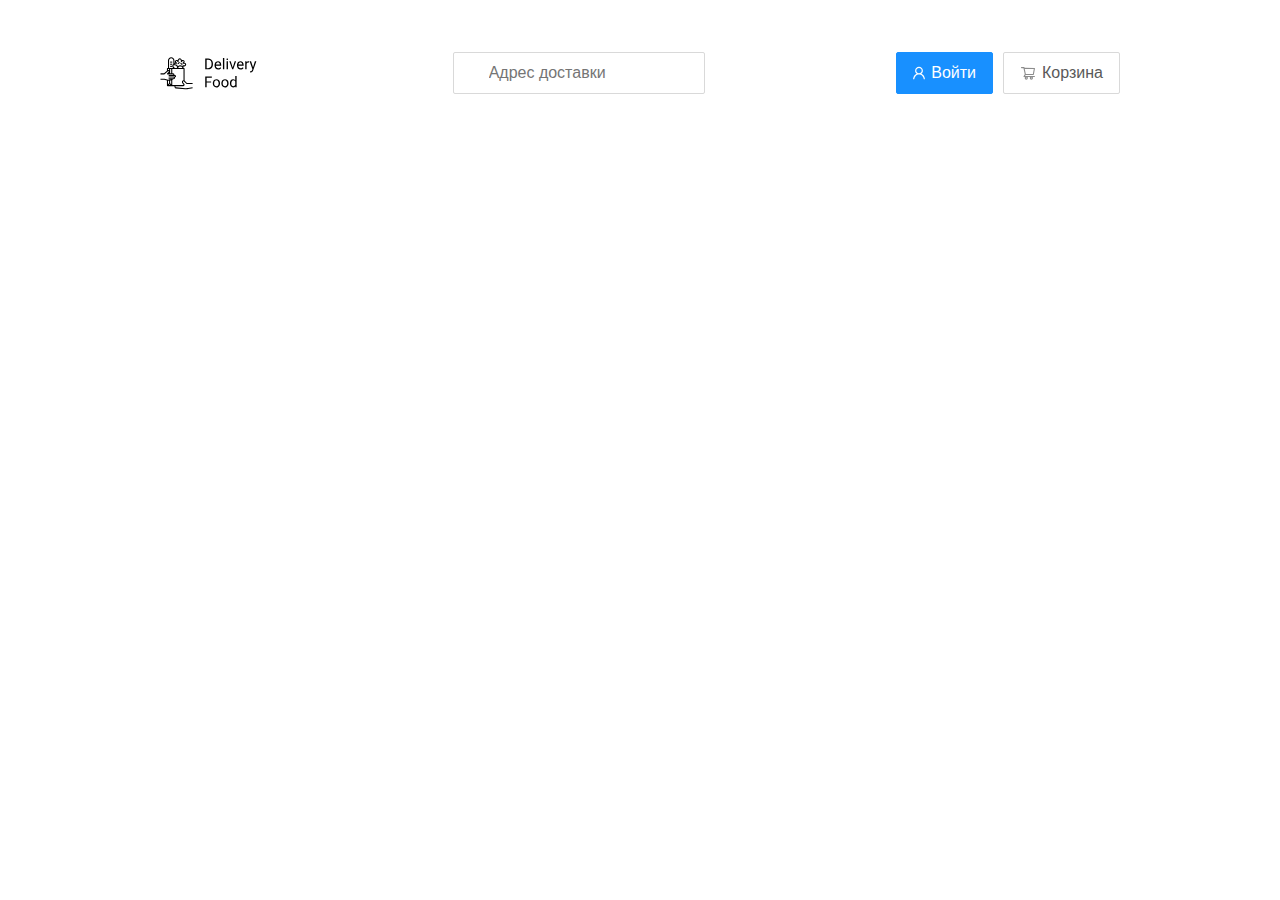
<file: index.html>
<!DOCTYPE html>
<html lang="ru">
	<head>
		<meta charset="UTF-8">
		<meta name="viewport" content="width=device-width, initial-scale=1.0">
		<title>Delivery Food - доставка еды на дом</title>
		<link rel="stylesheet" href="css/style.css">
	</head>
	<body>
		<div class="container">
			<header class="header">
				<img src="img/logo.svg" alt="Logo" class="logo">
				<input type="text" class="input search-input" placeholder="Адрес доставки">
				<div class="buttons">
					<button class="button button-primary">
						<img src="img/user.svg" alt="user" class="button-icon">
						<span class="button-text">Войти</span>
					</button>
					<button class="button">
						<img src="img/shopping-cart.svg" alt="shopping cart" class="button-icon">
						 <span class="button-text">Корзина</span>
					</button>
				</div>
			</header>
		</div>
	</body>
</html>
</file>
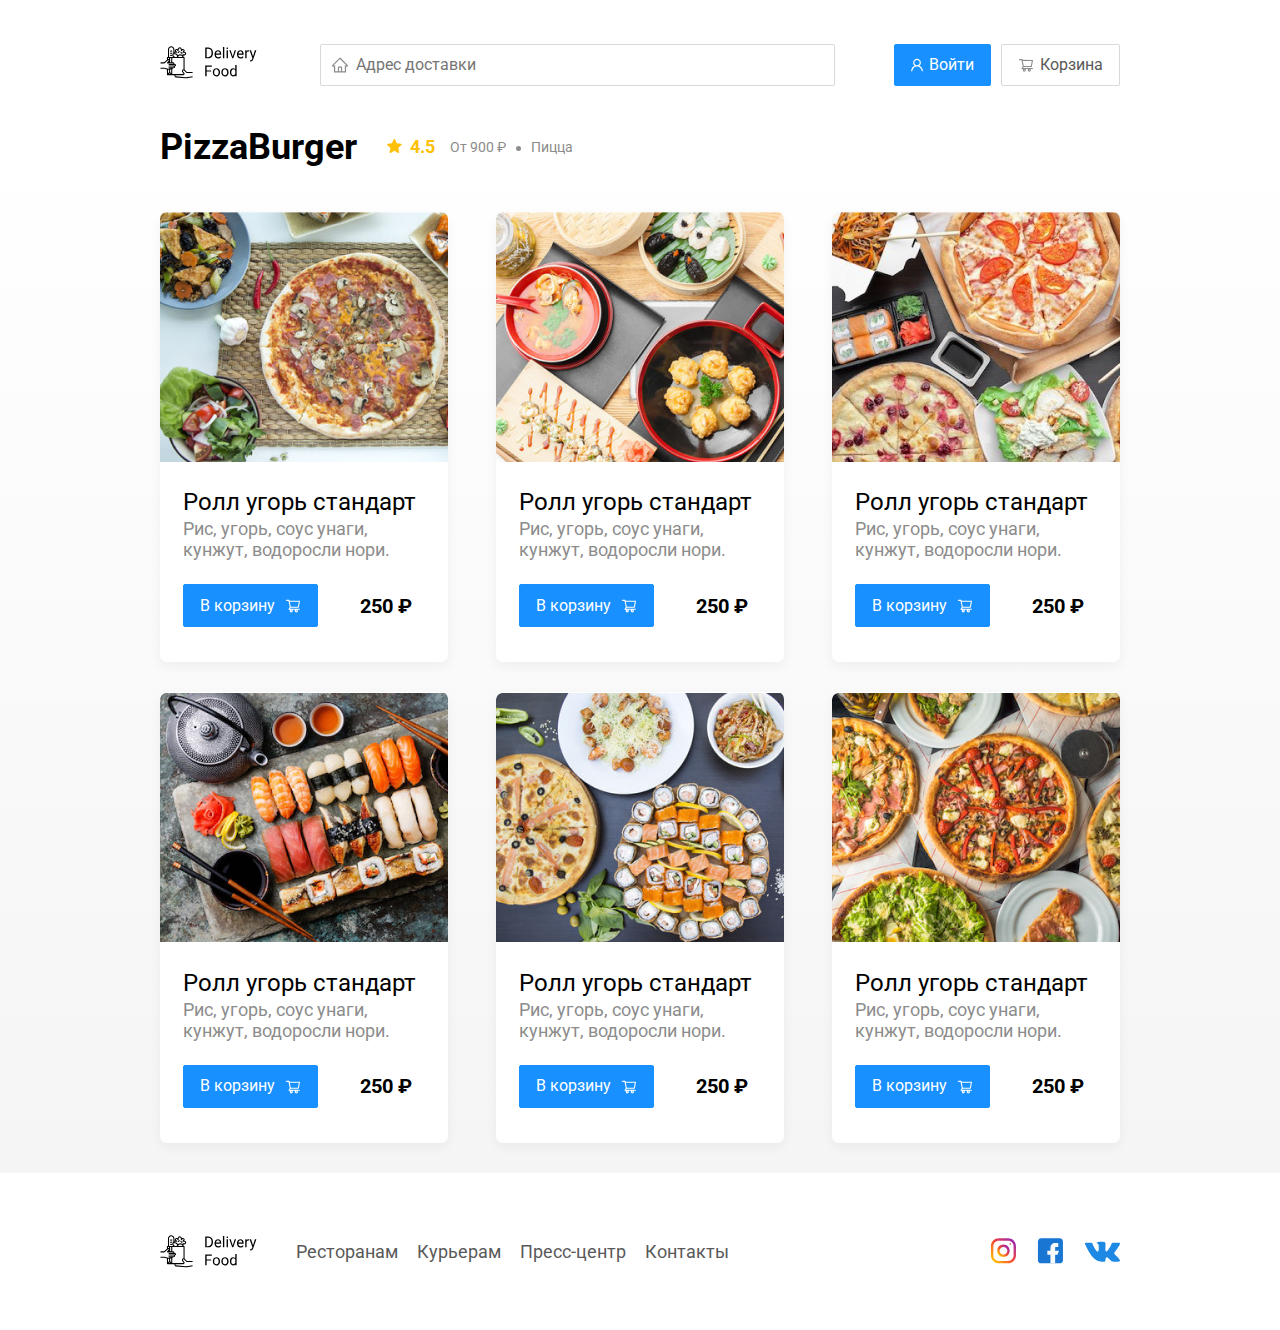
<file: restaurant.html>
<!DOCTYPE html>
<html lang="ru">
  <head>
    <meta charset="UTF-8" />
    <meta name="viewport" content="width=device-width, initial-scale=1.0" />
    <title>PizzaBurger - доставка еды на дом</title>
    <link
      href="https://fonts.googleapis.com/css?family=Roboto:400,700&display=swap&subset=cyrillic"
      rel="stylesheet"
    />
    <link rel="stylesheet" href="css/normalize.css" />
    <link rel="stylesheet" href="css/style.css" />
    <link rel="stylesheet" href="css/animate.css" />
  </head>
  <body>
    <div class="container">
      <header class="header">
        <a href="index.html" class="logo">
          <img src="img/logo.svg" alt="Logo" />
        </a>
        <input
          type="text"
          class="input input-address"
          placeholder="Адрес доставки"
        />
        <div class="buttons">
          <button class="button button-primary">
            <img src="img/user.svg" alt="user" class="button-icon" />
            <span class="button-text">Войти</span>
          </button>
          <button class="button" id="cart-button">
            <img
              src="img/shopping-cart.svg"
              alt="shopping cart"
              class="button-icon"
            />
            <span class="button-text">Корзина</span>
          </button>
        </div>
      </header>
    </div>

    <main class="main">
      <div class="container">
        <section class="restaurants">
          <div class="section-heading">
            <h2 class="section-title">PizzaBurger</h2>
            <div class="card-info">
              <div class="rating">
                <img src="img/rating.svg" alt="rating" class="rating-star" />4.5
              </div>
              <div class="price">От 900 ₽</div>
              <div class="category">Пицца</div>
            </div>
          </div>
          <div class="cards">
            <div class="card wow fadeInUp" data-wow-delay="0.2s">
              <img
                src="img/restaurant_pizza_plus.jpg"
                alt="image"
                class="card-image"
              />
              <div class="card-text">
                <div class="card-heading">
                  <h3 class="card-title card-title-reg">Ролл угорь стандарт</h3>
                </div>
                <div class="card-info">
                  <div class="ingredients">
                    Рис, угорь, соус унаги, кунжут, водоросли нори.
                  </div>
                </div>
                <div class="card-buttons">
                  <button class="button button-primary">
                    <span class="button-card-text">В корзину</span>
                    <img
                      src="img/shopping-cart-white.svg"
                      alt="shopping-cart"
                      class="button-card-image"
                    />
                  </button>
                  <strong class="card-price-bold">250 ₽</strong>
                </div>
              </div>
            </div>

            <div class="card wow fadeInUp" data-wow-delay="0.4s">
              <img
                src="img/restaurant_tanuki.jpg"
                alt="image"
                class="card-image"
              />
              <div class="card-text">
                <div class="card-heading">
                  <h3 class="card-title card-title-reg">Ролл угорь стандарт</h3>
                </div>
                <div class="card-info">
                  <div class="ingredients">
                    Рис, угорь, соус унаги, кунжут, водоросли нори.
                  </div>
                </div>
                <div class="card-buttons">
                  <button class="button button-primary">
                    <span class="button-card-text">В корзину</span>
                    <img
                      src="img/shopping-cart-white.svg"
                      alt="shopping-cart"
                      class="button-card-image"
                    />
                  </button>
                  <strong class="card-price-bold">250 ₽</strong>
                </div>
              </div>
            </div>

            <div class="card wow fadeInUp" data-wow-delay="0.6s">
              <img
                src="img/restaurant_foodband.jpg"
                alt="image"
                class="card-image"
              />
              <div class="card-text">
                <div class="card-heading">
                  <h3 class="card-title card-title-reg">Ролл угорь стандарт</h3>
                </div>
                <div class="card-info">
                  <div class="ingredients">
                    Рис, угорь, соус унаги, кунжут, водоросли нори.
                  </div>
                </div>
                <div class="card-buttons">
                  <button class="button button-primary">
                    <span class="button-card-text">В корзину</span>
                    <img
                      src="img/shopping-cart-white.svg"
                      alt="shopping-cart"
                      class="button-card-image"
                    />
                  </button>
                  <strong class="card-price-bold">250 ₽</strong>
                </div>
              </div>
            </div>

            <div class="card wow fadeInUp" data-wow-delay="0.2s">
              <img
                src="img/restaurant_gadina_pizza.jpg"
                alt="image"
                class="card-image"
              />
              <div class="card-text">
                <div class="card-heading">
                  <h3 class="card-title card-title-reg">Ролл угорь стандарт</h3>
                </div>
                <div class="card-info">
                  <div class="ingredients">
                    Рис, угорь, соус унаги, кунжут, водоросли нори.
                  </div>
                </div>
                <div class="card-buttons">
                  <button class="button button-primary">
                    <span class="button-card-text">В корзину</span>
                    <img
                      src="img/shopping-cart-white.svg"
                      alt="shopping-cart"
                      class="button-card-image"
                    />
                  </button>
                  <strong class="card-price-bold">250 ₽</strong>
                </div>
              </div>
            </div>

            <div class="card wow fadeInUp" data-wow-delay="0.4s">
              <img
                src="img/restaurant_tocka_edi.jpg"
                alt="image"
                class="card-image"
              />
              <div class="card-text">
                <div class="card-heading">
                  <h3 class="card-title card-title-reg">Ролл угорь стандарт</h3>
                </div>
                <div class="card-info">
                  <div class="ingredients">
                    Рис, угорь, соус унаги, кунжут, водоросли нори.
                  </div>
                </div>
                <div class="card-buttons">
                  <button class="button button-primary">
                    <span class="button-card-text">В корзину</span>
                    <img
                      src="img/shopping-cart-white.svg"
                      alt="shopping-cart"
                      class="button-card-image"
                    />
                  </button>
                  <strong class="card-price-bold">250 ₽</strong>
                </div>
              </div>
            </div>

            <div class="card wow fadeInUp" data-wow-delay="0.6s">
              <img
                src="img/restaurant_pizzaburger.jpg"
                alt="image"
                class="card-image"
              />
              <div class="card-text">
                <div class="card-heading">
                  <h3 class="card-title card-title-reg">Ролл угорь стандарт</h3>
                </div>
                <div class="card-info">
                  <div class="ingredients">
                    Рис, угорь, соус унаги, кунжут, водоросли нори.
                  </div>
                </div>
                <div class="card-buttons">
                  <button class="button button-primary">
                    <span class="button-card-text">В корзину</span>
                    <img
                      src="img/shopping-cart-white.svg"
                      alt="shopping-cart"
                      class="button-card-image"
                    />
                  </button>
                  <strong class="card-price-bold">250 ₽</strong>
                </div>
              </div>
            </div>
          </div>
        </section>
      </div>
    </main>

    <footer class="footer">
      <div class="container">
        <div class="footer-block">
          <img src="img/logo.svg" alt="logo" class="logo footer-logo" />
          <nav class="footer-nav">
            <a href="#" class="footer-link">Ресторанам</a>
            <a href="#" class="footer-link">Курьерам</a>
            <a href="#" class="footer-link">Пресс-центр</a>
            <a href="#" class="footer-link">Контакты</a>
          </nav>
          <div class="social-link">
            <a href="#" class="social-link"
              ><img src="img/instagram.svg" alt="instagram"
            /></a>
            <a href="#" class="social-link"
              ><img src="img/facebook.svg" alt="facebook"
            /></a>
            <a href="#" class="social-link"
              ><img src="img/vk.svg" alt="vk"
            /></a>
          </div>
        </div>
      </div>
    </footer>

    <div class="modal">
      <div class="modal-dialog">
        <div class="modal-header">
          <h3 class="modal-title">Корзина</h3>
          <button class="close">&times;</button>
        </div>
        <!-- /.modal-header -->
        <div class="modal-body">
          <div class="food-row">
            <span class="food-name">Ролл угорь стандарт</span>
            <strong class="food-price">250 ₽</strong>
            <div class="food-counter">
              <button class="counter-button">-</button>
              <span class="counter">1</span>
              <button class="counter-button">+</button>
            </div>
          </div>
          <!-- /.food-row -->
          <div class="food-row">
            <span class="food-name">Ролл угорь стандарт</span>
            <strong class="food-price">250 ₽</strong>
            <div class="food-counter">
              <button class="counter-button">-</button>
              <span class="counter">1</span>
              <button class="counter-button">+</button>
            </div>
          </div>
          <!-- /.food-row -->
          <div class="food-row">
            <span class="food-name">Ролл угорь стандарт</span>
            <strong class="food-price">250 ₽</strong>
            <div class="food-counter">
              <button class="counter-button">-</button>
              <span class="counter">1</span>
              <button class="counter-button">+</button>
            </div>
          </div>
          <!-- /.food-row -->
          <div class="food-row">
            <span class="food-name">Ролл угорь стандарт</span>
            <strong class="food-price">250 ₽</strong>
            <div class="food-counter">
              <button class="counter-button">-</button>
              <span class="counter">1</span>
              <button class="counter-button">+</button>
            </div>
          </div>
          <!-- /.food-row -->
          <div class="food-row">
            <span class="food-name">Ролл угорь стандарт</span>
            <strong class="food-price">250 ₽</strong>
            <div class="food-counter">
              <button class="counter-button">-</button>
              <span class="counter">1</span>
              <button class="counter-button">+</button>
            </div>
          </div>
          <!-- /.food-row -->
        </div>
        <!-- /.modal-body -->
        <div class="modal-footer">
          <span class="modal-pricetag">1250 ₽</span>
          <div class="footer-buttons">
            <button class="button button-primary">Оформить заказ</button>
            <button class="button">Отмена</button>
          </div>
        </div>
        <!-- /.modal-footer -->
      </div>
    </div>
    <script src="js/wow.min.js"></script>
    <script src="js/main.js"></script>
  </body>
</html>
</file>
<file: css/style.css>
* {
  box-sizing: border-box;
}

body {
  font-family: "Roboto", sans-serif;
  padding-top: 44px;
}

.container {
  max-width: 1200px;
  margin: auto;
}

.header {
  display: flex;
  align-items: center;
  justify-content: space-between;
  margin-bottom: 40px;
}

.input {
  background: #ffffff;
  border: 1px solid #d9d9d9;
  border-radius: 2px;
  font-size: 16px;
  line-height: 24px;
  padding: 8px;
  padding-left: 35px;
  background-repeat: no-repeat;
  background-position: left 10px center;
}

.input-address {
  flex: 0.8;
  background-image: url(../img/home.svg);
}

.input-search {
  width: 306px;
  background-image: url(../img/search.svg);
  margin-left: auto;
}

.buttons {
  display: flex;
  align-items: center;
}

.button {
  display: flex;
  align-items: center;
  padding: 8px 16px;
  background: #ffffff;
  border: 1px solid #d9d9d9;
  box-sizing: border-box;
  box-shadow: 0px 0px 2px rgba(0, 0, 0, 0.0015);
  border-radius: 2px;
  color: #595959;
  font-size: 16px;
  line-height: 24px;
}

.button-primary {
  background: #1890ff;
  border: 1px solid #1890ff;
  color: #fff;
  margin-right: 10px;
}

.button-icon {
  margin-right: 6px;
}

.button-card-text {
	margin-right: 10px;
}
.promoaction {
  box-shadow: 0px 7px 12px rgba(158, 158, 163, 0.1);
  background: #fff1b8 url(../img/promoaction-image.jpeg) no-repeat top -119px right -208px /
    877px;
  border-radius: 10px;
  padding: 68px 70px;
  margin-bottom: 56px;
}

.promoaction-title {
  font-style: normal;
  font-weight: bold;
  font-size: 39px;
  line-height: 46px;
  color: #302c34;
}

.promoaction-text {
  max-width: 540px;
  font-style: normal;
  font-weight: normal;
  font-size: 24px;
  line-height: 28px;
  color: #302c34;
  margin-top: 15px;
}

.main {
  background: linear-gradient(
    180deg,
    rgba(245, 245, 245, 0) 1.04%,
    #f5f5f5 100%
  );
}

.section-heading {
  display: flex;
  align-items: center;
  margin-bottom: 44px;
}

.section-title {
  font-style: normal;
  font-weight: bold;
  font-size: 36px;
  line-height: 42px;
  color: #000000;
  margin: 0;
  margin-right: 30px;
}

.card {
  background: #ffffff;
  box-shadow: 0px 4px 12px rgba(0, 0, 0, 0.05);
  border-radius: 7px;
  overflow: hidden;
  margin-bottom: 30px;
  flex-basis: 30%;
  text-decoration: none;
}

.cards {
  display: flex;
  align-items: flex-start;
  justify-content: space-between;
  flex-wrap: wrap;
}

.card-image {
  width: 384px;
  height: 250px;
  object-fit: cover;
}

.card-text {
  padding-top: 20px;
  padding-bottom: 35px;
  padding-left: 23px;
  padding-right: 23px;
}

.card-heading {
  display: flex;
  align-items: center;
  justify-content: space-between;
}

.card-title {
  margin: 0;
  font-style: normal;
  font-weight: bold;
  font-size: 24px;
  line-height: 32px;
}
.card-title-reg {
	font-weight: 400;
}

.card-tag {
	font-style: normal;
	font-weight: normal;
	font-size: 12px;
	line-height: 20px;
	color: #fff;
	background: #262626;
	border-radius: 2px;
	padding: 1px 8px;
}

.card-info {
	display: flex;
	align-items: center;
	flex-wrap: wrap;
}
.card-buttons {
	display: flex;
	align-items: center;
	margin-top: 24px;
}
.card-price-bold {
	font-weight: bold;
	font-size: 20px;
	line-height: 32px;
	margin-left: 32px;
}
.rating {
	margin-right: 26px;
	color: #ffc107;
	font-style: normal;
	font-weight: bold;
	font-size: 18px;
	line-height: 32px;
}

.rating-star {
  padding-right: 8px;
}

.price,
.category {
	color: #8c8c8c;
	font-size: 18px;
	line-height: 32px;
}

.price {
	margin-right: 10px;
}

.ingredients {
	color: #8c8c8c;
	font-size: 18px;
	line-height: 21px;
}

.category {
	text-overflow: ellipsis;
	overflow: hidden;
	white-space: nowrap;
	max-width: 150px;
}

.price:after {
  content: "";
  width: 5px;
  height: 5px;
  background-color: #8c8c8c;
  display: inline-block;
  vertical-align: middle;
  border-radius: 50%;
  margin-left: 10px;
}

.footer {
  padding: 60px 0px;
}

.footer-block {
  display: flex;
  align-items: center;
  justify-content: space-between;
}

.footer-nav {
  margin-left: 35px;
  margin-right: auto;
}

.footer-link {
  display: inline-block;
  color: #595959;
  text-decoration: none;
  font-style: normal;
  font-weight: normal;
  font-size: 18px;
  line-height: 21px;
}

.footer-link:not(:last-child) {
  margin-right: 15px;
}

.social-link {
  display: flex;
  align-items: center;
}

.social-link:not(:last-child) {
  margin-right: 21px;
}

.modal {
	position: fixed;
	left: 0;
	top: 0;
	width: 100%;
	height: 100%;
	background: rgba(0, 0, 0, 0.4);
	display: none;
}
.is-open {
	display: flex;
}
.modal-dialog {
	max-width: 780px;
	width: 95%;
	background: #FFFFFF;
	border-radius: 5px;
	margin: auto;
	padding: 40px 45px;
}
.modal-header {
	display: flex;
	align-items: center;
	justify-content: space-between;
	margin-bottom: 45px;
}
.modal-title {
	margin: 0;
	font-weight: bold;
	font-size: 36px;
	line-height: 42px;
}
.close {
	font-size: 36px;
	border: none;
	background-color: transparent;
}
.modal-body {
	margin-bottom: 52px;
}
.food-row {
	display: flex;
	align-items: flex-start;
	justify-content: space-between;
	padding-bottom: 8px;
	border-bottom: 1px solid #d9d9d9; 
	margin-bottom: 15px;
}
.food-name {
	font-weight: normal;
	font-size: 18px;
	line-height: 32px;
}
.food-price {
	margin-left: auto;
	margin-right: 47px;
	font-weight: bold;
	font-size: 20px;
	line-height: 32px;
}
.food-counter {
	display: flex;
	align-items: center;
}
.counter-button {
	display: flex;
	align-items: center;
	justify-content: center;
	width: 39px;
	height: 32px;
	background: #FFFFFF;
	border: 1px solid #40A9FF;
	box-sizing: border-box;
	border-radius: 2px;
	font-weight: normal;
	font-size: 14px;
	line-height: 22px;
	color: #40A9FF;
}
.counter {
	font-size: 16px;
	line-height: 24px;
	margin-left: 10px;
	margin-right: 10px;
}
.modal-footer {
	display: flex;
	align-items: center;
	justify-content: space-between;
}
.footer-buttons {
	display: flex;
	align-items: center;
}
.modal-pricetag {
	background: #262626;
	border-radius: 5px;	
	color: #FAFAFA;
	padding: 15px 20px;
	font-size: 20px;
	line-height: 23px;
}
@media (max-width: 1360px) {
  .container {
    max-width: 960px;
  }

  .promoaction {
    background-position: center right -300px;
    background-size: 750px;
  }

  .rating {
    margin-right: 15px;
  }

  .category,
  .price {
    font-size: 14px;
  }
}

@media (max-width: 992px) {
	.container {
		max-width: 750px;
	}

	.promoaction {
		padding: 50px;
		background-size: 500px;
		background-position: center right -200px;
	}

	.promoaction-text {
		font-size: 18px;
		max-width: 400px;
	}

	.card {
		flex-basis: 49%;
	}

	.footer-link {
		font-size: 16px;
	}
}

@media (max-width: 768px) {
	.container {
		max-width: 560px;
	}

	.card-info {
		flex-wrap: wrap;
	}

	.card .rating {
		flex-basis: 100%;
	}

	.card-title {
		font-size: 18px;
	}

	.promoaction-title {
		font-size: 24px;
		line-height: 1.4;
	}

	.promoaction {
		background-size: 400px;
		background-position: bottom 50px right -200px;
	}

	.promoaction-text {
		margin-top: 0;
	}
}

@media (max-width: 578px) {
	.container {
		max-width: 90%;
	}
	.header {
		flex-wrap: wrap;
	}
	.input-address {
		order: 5;
		margin-top: 15px;
		flex: 1;
	}
	.promoaction {
		background-image: none;
	}
	.promoaction-title {
		margin-bottom: 10px;
	}
	.section-title {
		font-size: 20px;
	}
	.card {
		flex-basis: 100%;
	}
	.card-image {
		width: 100%;
	}
	.footer {
		padding: 30px 0;
	}
	.footer-block {
		align-items: flex-start;
	}
	.footer-nav {
		margin-left: 0px;
		margin-right: 0;
		order: 0;

	}
	.footer-logo {
		margin-right: 15px;
		order: 1;
	}
	.social-link {
		order: 2;
	}
}

@media (max-width: 480px) {
	.button-text {
		display: none;	
	}
	.button {
		min-height: 40px;
	}
	.button-icon {
		margin: 0;
	}
	.promoaction {
		padding: 20px;
	}
	.section-heading {
		flex-wrap: wrap;
	}
	.footer-block {
		flex-wrap: wrap;
		flex-direction: column;
		align-items: center;
	}
	.footer-logo {
		order: 0;
		margin-bottom: 20px;
	}
	.footer-nav {
		margin-bottom: 20px;
		text-align: center;
	}
	.footer-link:not(:last-child) {
		margin-right: 0;
	}
}
</file>
